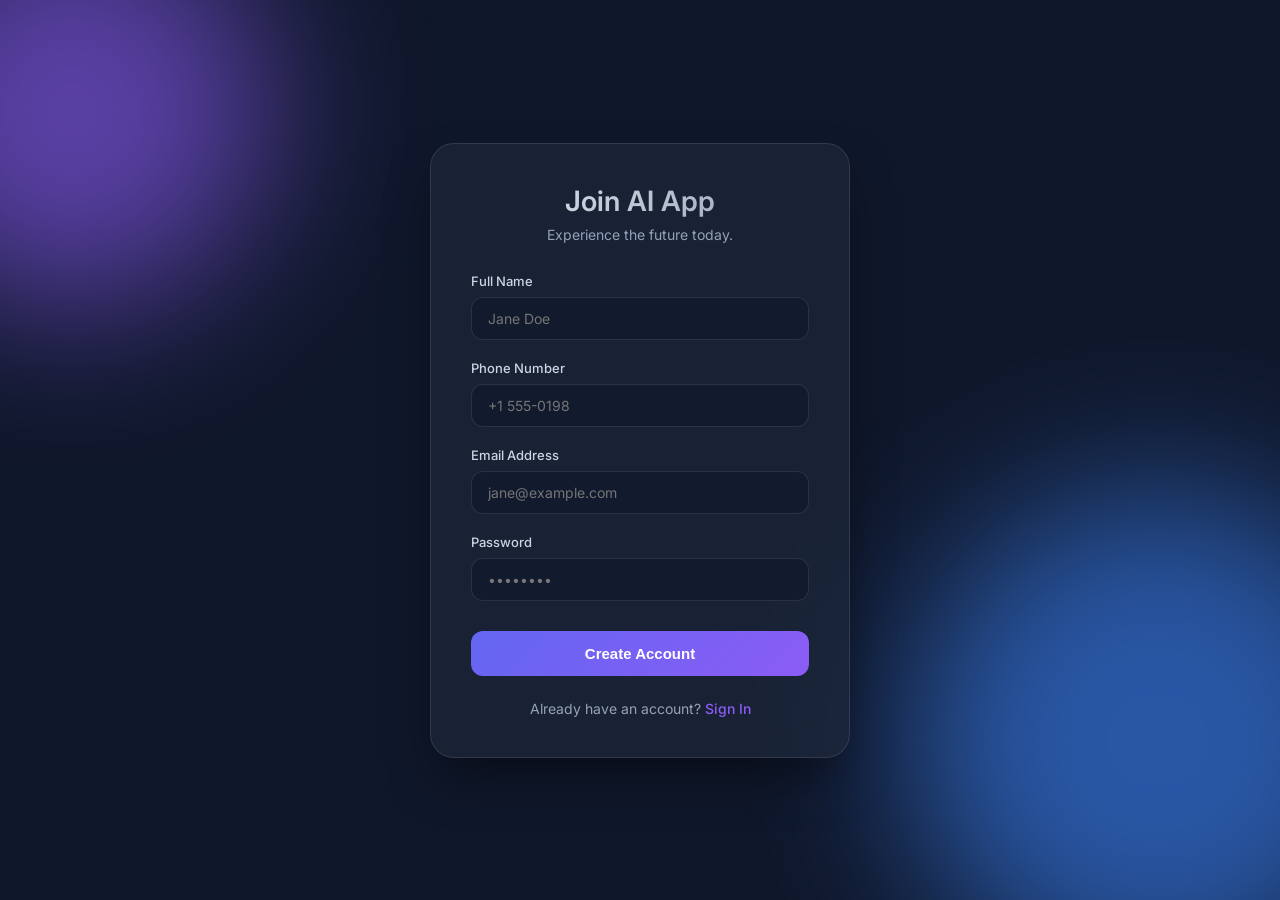
<file: frontend/index.html>
<!DOCTYPE html>
<html lang="en">
<head>
    <meta charset="UTF-8">
    <meta name="viewport" content="width=device-width, initial-scale=1.0">
    <title>AI App - Registration</title>
    <link href="https://fonts.googleapis.com/css2?family=Inter:wght@400;500;600&display=swap" rel="stylesheet">
    <link rel="stylesheet" href="style.css">
</head>
<body>
    <div class="background-shapes">
        <div class="shape shape-1"></div>
        <div class="shape shape-2"></div>
    </div>

    <main class="glass-container">
        <header>
            <h1>Join AI App</h1>
            <p>Experience the future today.</p>
        </header>

        <form id="register-form">
            <div class="input-group">
                <label for="name">Full Name</label>
                <input type="text" id="name" name="name" required placeholder="Jane Doe">
            </div>

            <div class="input-group">
                <label for="phoneNumber">Phone Number</label>
                <input type="tel" id="phoneNumber" name="phoneNumber" required placeholder="+1 555-0198">
            </div>

            <div class="input-group">
                <label for="email">Email Address</label>
                <input type="email" id="email" name="email" required placeholder="jane@example.com">
            </div>

            <div class="input-group">
                <label for="password">Password</label>
                <input type="password" id="password" name="password" required placeholder="••••••••">
            </div>

               <button type="submit" id="submit-btn">Create Account</button>
            <div id="status-message" class="hidden"></div>
            <p class="auth-footer">Already have an account? <a href="login.html">Sign In</a></p>


        </form>
    </main>

    <script src="app.js"></script>
</body>
</html>
</file>
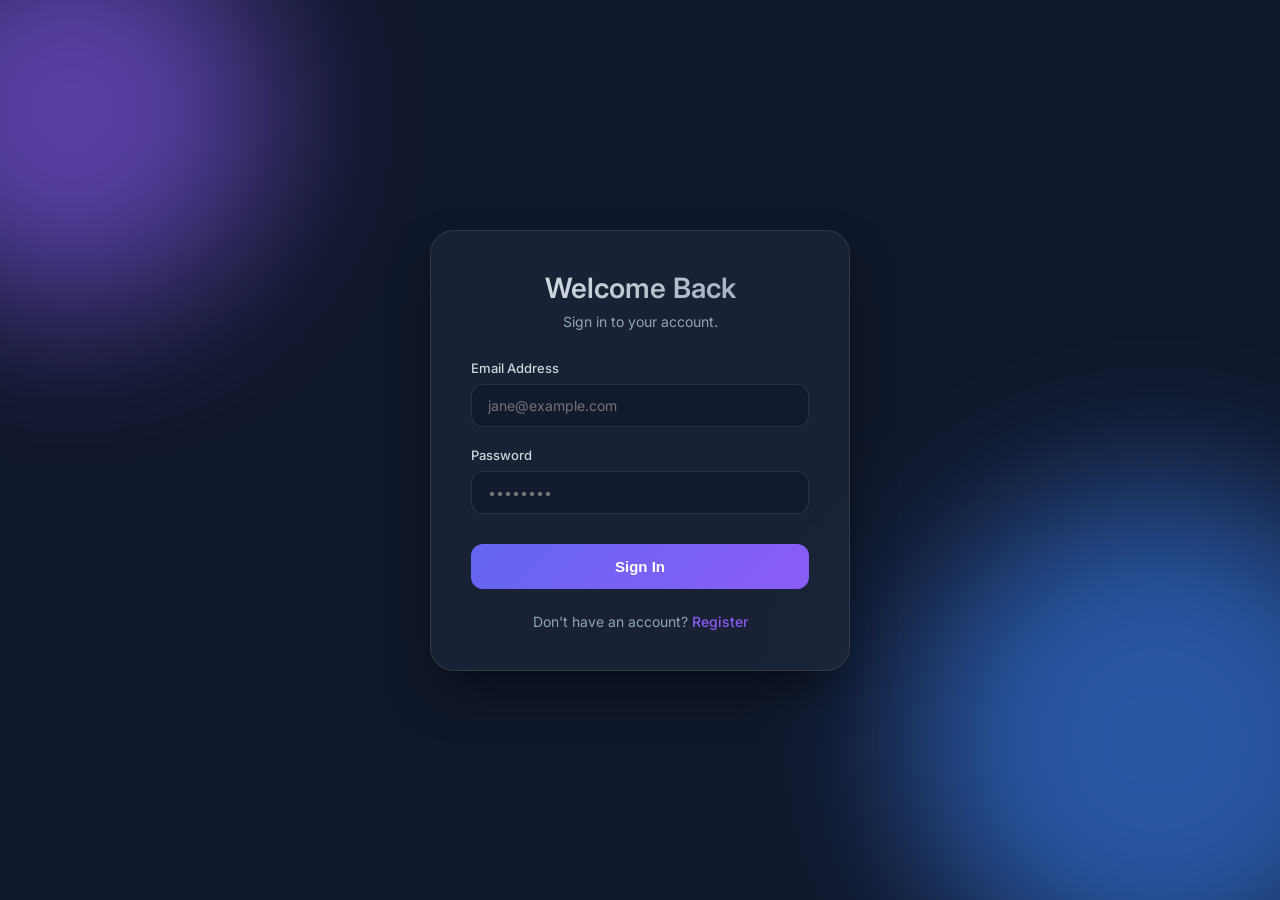
<file: frontend/login.html>
<!DOCTYPE html>
<html lang="en">
<head>
    <meta charset="UTF-8">
    <meta name="viewport" content="width=device-width, initial-scale=1.0">
    <title>AI App - Login</title>
    <link href="https://fonts.googleapis.com/css2?family=Inter:wght@400;500;600&display=swap" rel="stylesheet">
    <link rel="stylesheet" href="style.css">
</head>
<body>
    <div class="background-shapes">
        <div class="shape shape-1"></div>
        <div class="shape shape-2"></div>
    </div>

    <main class="glass-container">
        <header>
            <h1>Welcome Back</h1>
            <p>Sign in to your account.</p>
        </header>

        <form id="login-form">
            <div class="input-group">
                <label for="email">Email Address</label>
                <input type="email" id="email" name="email" required placeholder="jane@example.com">
            </div>

            <div class="input-group">
                <label for="password">Password</label>
                <input type="password" id="password" name="password" required placeholder="••••••••">
            </div>

            <button type="submit" id="submit-btn">Sign In</button>
            <div id="status-message" class="hidden"></div>
            <p class="auth-footer">Don't have an account? <a href="index.html">Register</a></p>
        </form>
    </main>

    <script src="login.js"></script>
</body>
</html>
</file>
<file: frontend/style.css>
* {
    box-sizing: border-box;
    margin: 0;
    padding: 0;
}

body {
    font-family: 'Inter', sans-serif;
    background-color: #0f172a;
    color: #f8fafc;
    min-height: 100vh;
    display: flex;
    justify-content: center;
    align-items: center;
    overflow: hidden;
    position: relative;
}

/* Animated Background Shapes */
.background-shapes {
    position: absolute;
    width: 100%;
    height: 100%;
    z-index: -1;
    overflow: hidden;
}

.shape {
    position: absolute;
    border-radius: 50%;
    filter: blur(80px);
    opacity: 0.6;
    animation: float 10s infinite alternate ease-in-out;
}

.shape-1 {
    top: -10%;
    left: -10%;
    width: 400px;
    height: 400px;
    background: #8b5cf6;
}

.shape-2 {
    bottom: -10%;
    right: -10%;
    width: 500px;
    height: 500px;
    background: #3b82f6;
    animation-delay: -5s;
}

@keyframes float {
    0% { transform: translate(0, 0) scale(1); }
    100% { transform: translate(50px, 50px) scale(1.1); }
}

/* Glassmorphism Container */
.glass-container {
    background: rgba(30, 41, 59, 0.7);
    backdrop-filter: blur(16px);
    -webkit-backdrop-filter: blur(16px);
    border: 1px solid rgba(255, 255, 255, 0.1);
    border-radius: 24px;
    padding: 40px;
    width: 100%;
    max-width: 420px;
    box-shadow: 0 25px 50px -12px rgba(0, 0, 0, 0.5);
    z-index: 1;
}

header {
    text-align: center;
    margin-bottom: 30px;
}

header h1 {
    font-size: 28px;
    font-weight: 600;
    margin-bottom: 8px;
    background: linear-gradient(135deg, #e2e8f0, #94a3b8);
    -webkit-background-clip: text;
    -webkit-text-fill-color: transparent;
}

header p {
    color: #94a3b8;
    font-size: 14px;
}

/* Form Elements */
.input-group {
    margin-bottom: 20px;
}

label {
    display: block;
    margin-bottom: 8px;
    font-size: 13px;
    color: #cbd5e1;
    font-weight: 500;
}

input {
    width: 100%;
    padding: 12px 16px;
    background: rgba(15, 23, 42, 0.6);
    border: 1px solid rgba(255, 255, 255, 0.1);
    border-radius: 12px;
    color: white;
    font-size: 14px;
    font-family: inherit;
    transition: all 0.3s ease;
}

input:focus {
    outline: none;
    border-color: #8b5cf6;
    box-shadow: 0 0 0 3px rgba(139, 92, 246, 0.2);
}

button {
    width: 100%;
    padding: 14px;
    background: linear-gradient(135deg, #6366f1, #8b5cf6);
    color: white;
    border: none;
    border-radius: 12px;
    font-size: 15px;
    font-weight: 600;
    cursor: pointer;
    transition: transform 0.2s, box-shadow 0.2s;
    margin-top: 10px;
}

button:hover {
    transform: translateY(-2px);
    box-shadow: 0 10px 20px -10px rgba(139, 92, 246, 0.6);
}

button:disabled {
    opacity: 0.7;
    cursor: not-allowed;
    transform: none;
}

/* Status Messages */
#status-message {
    margin-top: 20px;
    padding: 12px;
    border-radius: 8px;
    text-align: center;
    font-size: 14px;
    font-weight: 500;
}

.hidden {
    display: none;
}

.success {
    background: rgba(16, 185, 129, 0.2);
    color: #34d399;
    border: 1px solid rgba(16, 185, 129, 0.3);
}

.error {
    background: rgba(239, 68, 68, 0.2);
    color: #f87171;
    border: 1px solid rgba(239, 68, 68, 0.3);
}
/* Navigation Footer Links */
.auth-footer {
    margin-top: 24px;
    text-align: center;
    font-size: 14px;
    color: #94a3b8;
}

.auth-footer a {
    color: #8b5cf6;
    text-decoration: none;
    font-weight: 500;
    transition: color 0.2s ease;
}

.auth-footer a:hover {
    color: #a78bfa;
    text-decoration: underline;
}
</file>
